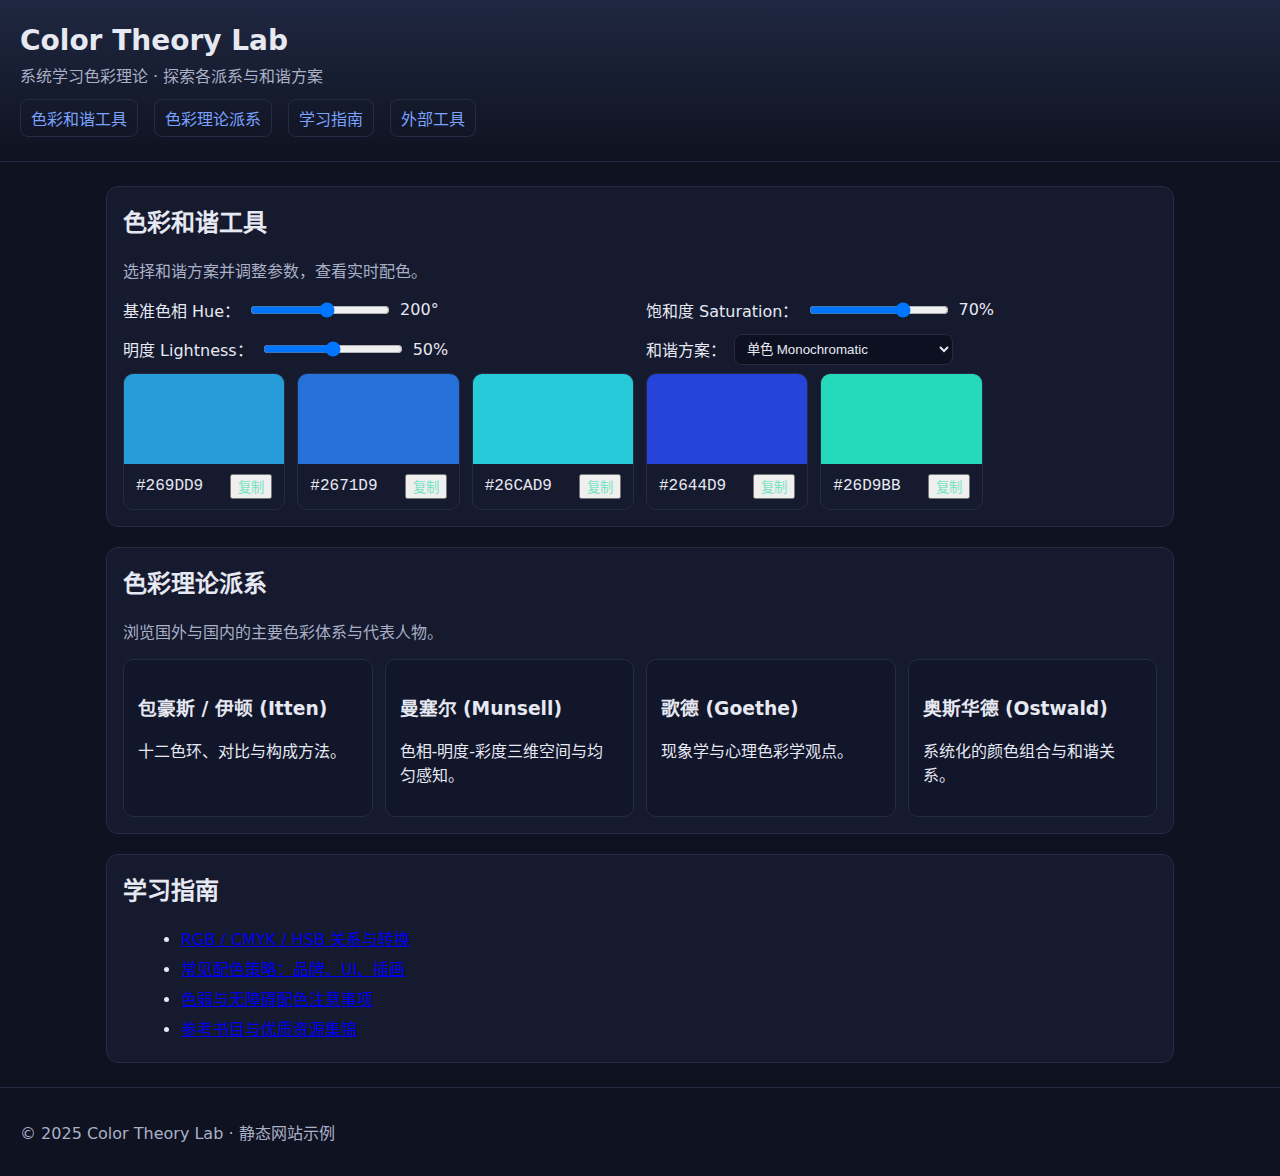
<file: ColorTheory/index.html>
<!DOCTYPE html>
<html lang="zh-CN">
<head>
  <meta charset="UTF-8" />
  <meta name="viewport" content="width=device-width, initial-scale=1" />
  <title>Color Theory Lab | 色彩理论学习站</title>
  <meta name="description" content="一个用于学习色彩理论的静态网站，包含各流派与交互式色彩和谐工具。" />
  <link rel="stylesheet" href="assets/styles.css" />
</head>
<body>
  <header class="site-header">
    <h1>Color Theory Lab</h1>
    <p class="tagline">系统学习色彩理论 · 探索各派系与和谐方案</p>
    <nav class="main-nav">
      <a href="#tool">色彩和谐工具</a>
      <a href="#schools">色彩理论派系</a>
      <a href="#guides">学习指南</a>
      <a href="https://www.color-hex.com/" target="_blank" rel="noopener">外部工具</a>
    </nav>
  </header>

  <main class="container">
    <section id="tool" class="card">
      <h2>色彩和谐工具</h2>
      <p class="muted">选择和谐方案并调整参数，查看实时配色。</p>
      <div class="controls">
        <label>基准色相 Hue：<input type="range" id="hue" min="0" max="360" value="200" /><span id="hueVal">200°</span></label>
        <label>饱和度 Saturation：<input type="range" id="sat" min="0" max="100" value="70" /><span id="satVal">70%</span></label>
        <label>明度 Lightness：<input type="range" id="light" min="0" max="100" value="50" /><span id="lightVal">50%</span></label>
        <label>和谐方案：
          <select id="harmony">
            <option value="mono">单色 Monochromatic</option>
            <option value="complement">互补 Complementary</option>
            <option value="split">分裂互补 Split-Complementary</option>
            <option value="analogous">类似 Analogous</option>
            <option value="triad">三角 Triadic</option>
            <option value="tetrad">四方 Tetradic</option>
          </select>
        </label>
      </div>
      <div id="palette" class="palette"></div>
    </section>

    <section id="schools" class="card">
      <h2>色彩理论派系</h2>
      <p class="muted">浏览国外与国内的主要色彩体系与代表人物。</p>
      <div class="grid">
        <a class="grid-item" href="schools/itten-bauhaus.html">
          <h3>包豪斯 / 伊顿 (Itten)</h3>
          <p>十二色环、对比与构成方法。</p>
        </a>
        <a class="grid-item" href="schools/munsell.html">
          <h3>曼塞尔 (Munsell)</h3>
          <p>色相-明度-彩度三维空间与均匀感知。</p>
        </a>
        <a class="grid-item" href="schools/goethe.html">
          <h3>歌德 (Goethe)</h3>
          <p>现象学与心理色彩学观点。</p>
        </a>
        <a class="grid-item" href="schools/ostwald.html">
          <h3>奥斯华德 (Ostwald)</h3>
          <p>系统化的颜色组合与和谐关系。</p>
        </a>
      </div>
    </section>

    <section id="guides" class="card">
      <h2>学习指南</h2>
      <ul class="list">
        <li><a href="#">RGB / CMYK / HSB 关系与转换</a></li>
        <li><a href="#">常见配色策略：品牌、UI、插画</a></li>
        <li><a href="#">色弱与无障碍配色注意事项</a></li>
        <li><a href="#">参考书目与优质资源集锦</a></li>
      </ul>
    </section>
  </main>

  <footer class="site-footer">
    <p>© 2025 Color Theory Lab · 静态网站示例</p>
  </footer>

  <script src="assets/scripts.js"></script>
</body>
</html>
</file>
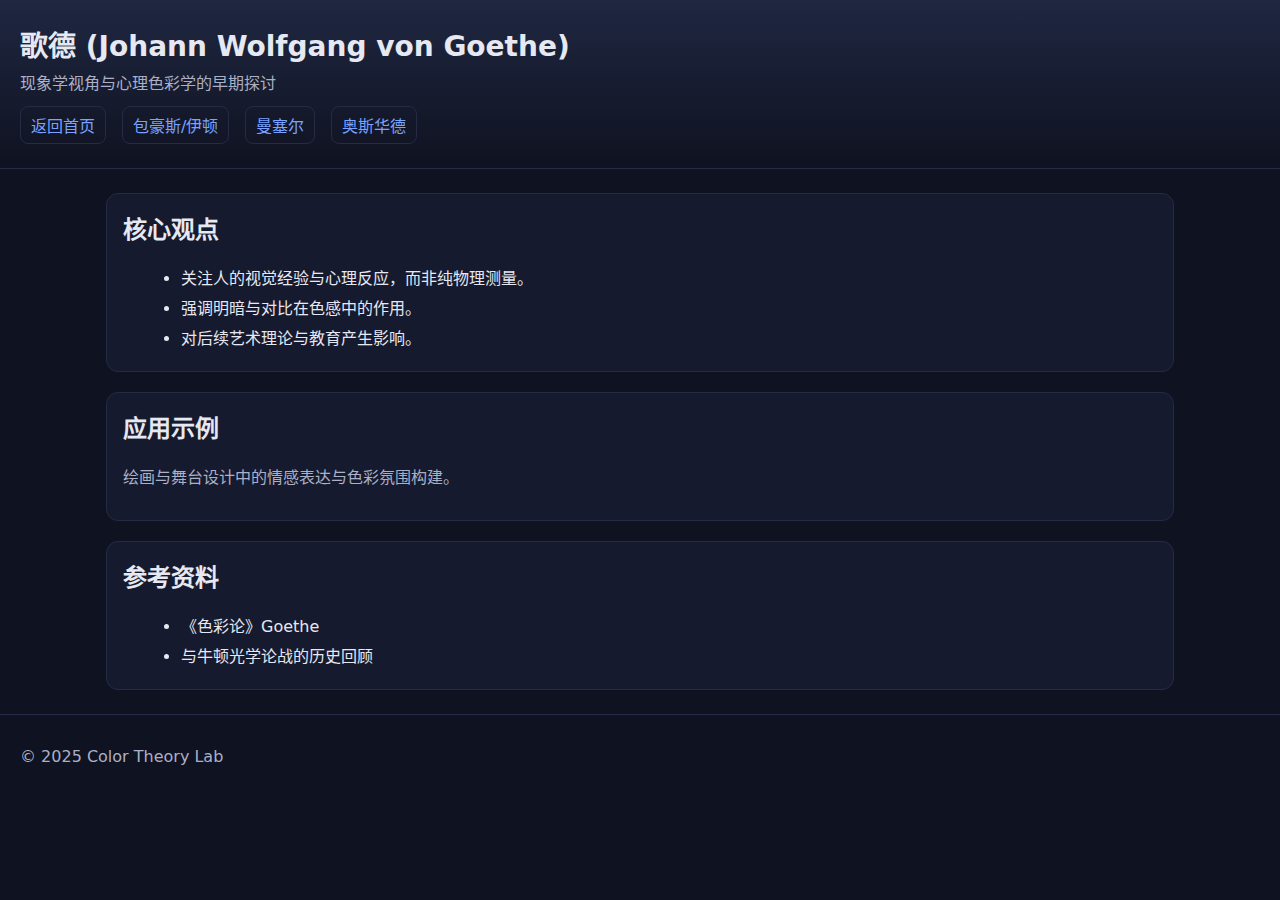
<file: ColorTheory/schools/goethe.html>
<!DOCTYPE html>
<html lang="zh-CN">
<head>
  <meta charset="UTF-8" />
  <meta name="viewport" content="width=device-width, initial-scale=1" />
  <title>歌德 | 色彩理论派系</title>
  <link rel="stylesheet" href="../assets/styles.css" />
</head>
<body>
  <header class="site-header">
    <h1>歌德 (Johann Wolfgang von Goethe)</h1>
    <p class="tagline">现象学视角与心理色彩学的早期探讨</p>
    <nav class="main-nav">
      <a href="../index.html">返回首页</a>
      <a href="itten-bauhaus.html">包豪斯/伊顿</a>
      <a href="munsell.html">曼塞尔</a>
      <a href="ostwald.html">奥斯华德</a>
    </nav>
  </header>
  <main class="container">
    <section class="card">
      <h2>核心观点</h2>
      <ul class="list">
        <li>关注人的视觉经验与心理反应，而非纯物理测量。</li>
        <li>强调明暗与对比在色感中的作用。</li>
        <li>对后续艺术理论与教育产生影响。</li>
      </ul>
    </section>
    <section class="card">
      <h2>应用示例</h2>
      <p class="muted">绘画与舞台设计中的情感表达与色彩氛围构建。</p>
    </section>
    <section class="card">
      <h2>参考资料</h2>
      <ul class="list">
        <li>《色彩论》Goethe</li>
        <li>与牛顿光学论战的历史回顾</li>
      </ul>
    </section>
  </main>
  <footer class="site-footer">
    <p>© 2025 Color Theory Lab</p>
  </footer>
</body>
</html>
</file>
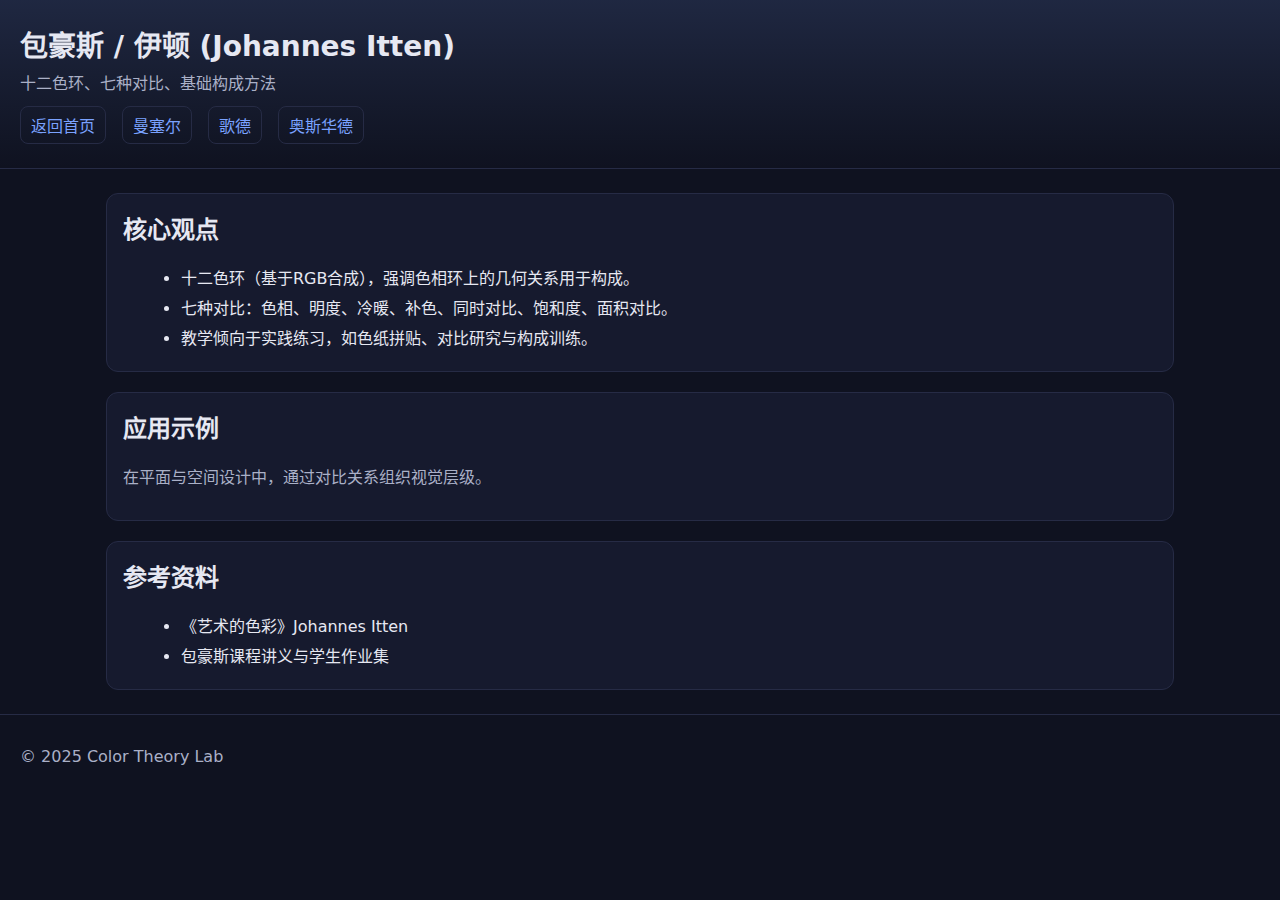
<file: ColorTheory/schools/itten-bauhaus.html>
<!DOCTYPE html>
<html lang="zh-CN">
<head>
  <meta charset="UTF-8" />
  <meta name="viewport" content="width=device-width, initial-scale=1" />
  <title>包豪斯 / 伊顿 | 色彩理论派系</title>
  <link rel="stylesheet" href="../assets/styles.css" />
</head>
<body>
  <header class="site-header">
    <h1>包豪斯 / 伊顿 (Johannes Itten)</h1>
    <p class="tagline">十二色环、七种对比、基础构成方法</p>
    <nav class="main-nav">
      <a href="../index.html">返回首页</a>
      <a href="munsell.html">曼塞尔</a>
      <a href="goethe.html">歌德</a>
      <a href="ostwald.html">奥斯华德</a>
    </nav>
  </header>
  <main class="container">
    <section class="card">
      <h2>核心观点</h2>
      <ul class="list">
        <li>十二色环（基于RGB合成），强调色相环上的几何关系用于构成。</li>
        <li>七种对比：色相、明度、冷暖、补色、同时对比、饱和度、面积对比。</li>
        <li>教学倾向于实践练习，如色纸拼贴、对比研究与构成训练。</li>
      </ul>
    </section>
    <section class="card">
      <h2>应用示例</h2>
      <p class="muted">在平面与空间设计中，通过对比关系组织视觉层级。</p>
    </section>
    <section class="card">
      <h2>参考资料</h2>
      <ul class="list">
        <li>《艺术的色彩》Johannes Itten</li>
        <li>包豪斯课程讲义与学生作业集</li>
      </ul>
    </section>
  </main>
  <footer class="site-footer">
    <p>© 2025 Color Theory Lab</p>
  </footer>
</body>
</html>
</file>
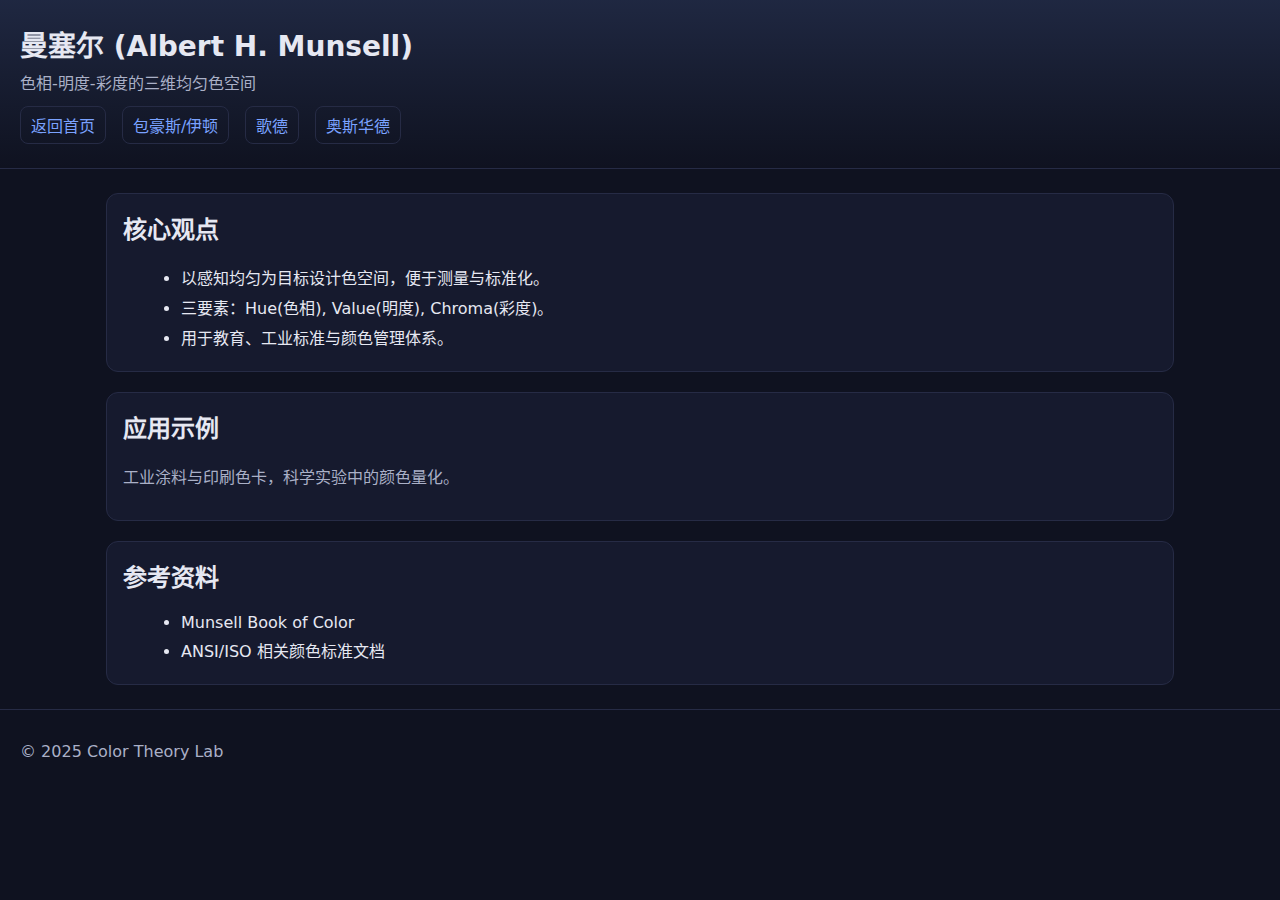
<file: ColorTheory/schools/munsell.html>
<!DOCTYPE html>
<html lang="zh-CN">
<head>
  <meta charset="UTF-8" />
  <meta name="viewport" content="width=device-width, initial-scale=1" />
  <title>曼塞尔 | 色彩理论派系</title>
  <link rel="stylesheet" href="../assets/styles.css" />
</head>
<body>
  <header class="site-header">
    <h1>曼塞尔 (Albert H. Munsell)</h1>
    <p class="tagline">色相-明度-彩度的三维均匀色空间</p>
    <nav class="main-nav">
      <a href="../index.html">返回首页</a>
      <a href="itten-bauhaus.html">包豪斯/伊顿</a>
      <a href="goethe.html">歌德</a>
      <a href="ostwald.html">奥斯华德</a>
    </nav>
  </header>
  <main class="container">
    <section class="card">
      <h2>核心观点</h2>
      <ul class="list">
        <li>以感知均匀为目标设计色空间，便于测量与标准化。</li>
        <li>三要素：Hue(色相), Value(明度), Chroma(彩度)。</li>
        <li>用于教育、工业标准与颜色管理体系。</li>
      </ul>
    </section>
    <section class="card">
      <h2>应用示例</h2>
      <p class="muted">工业涂料与印刷色卡，科学实验中的颜色量化。</p>
    </section>
    <section class="card">
      <h2>参考资料</h2>
      <ul class="list">
        <li>Munsell Book of Color</li>
        <li>ANSI/ISO 相关颜色标准文档</li>
      </ul>
    </section>
  </main>
  <footer class="site-footer">
    <p>© 2025 Color Theory Lab</p>
  </footer>
</body>
</html>
</file>
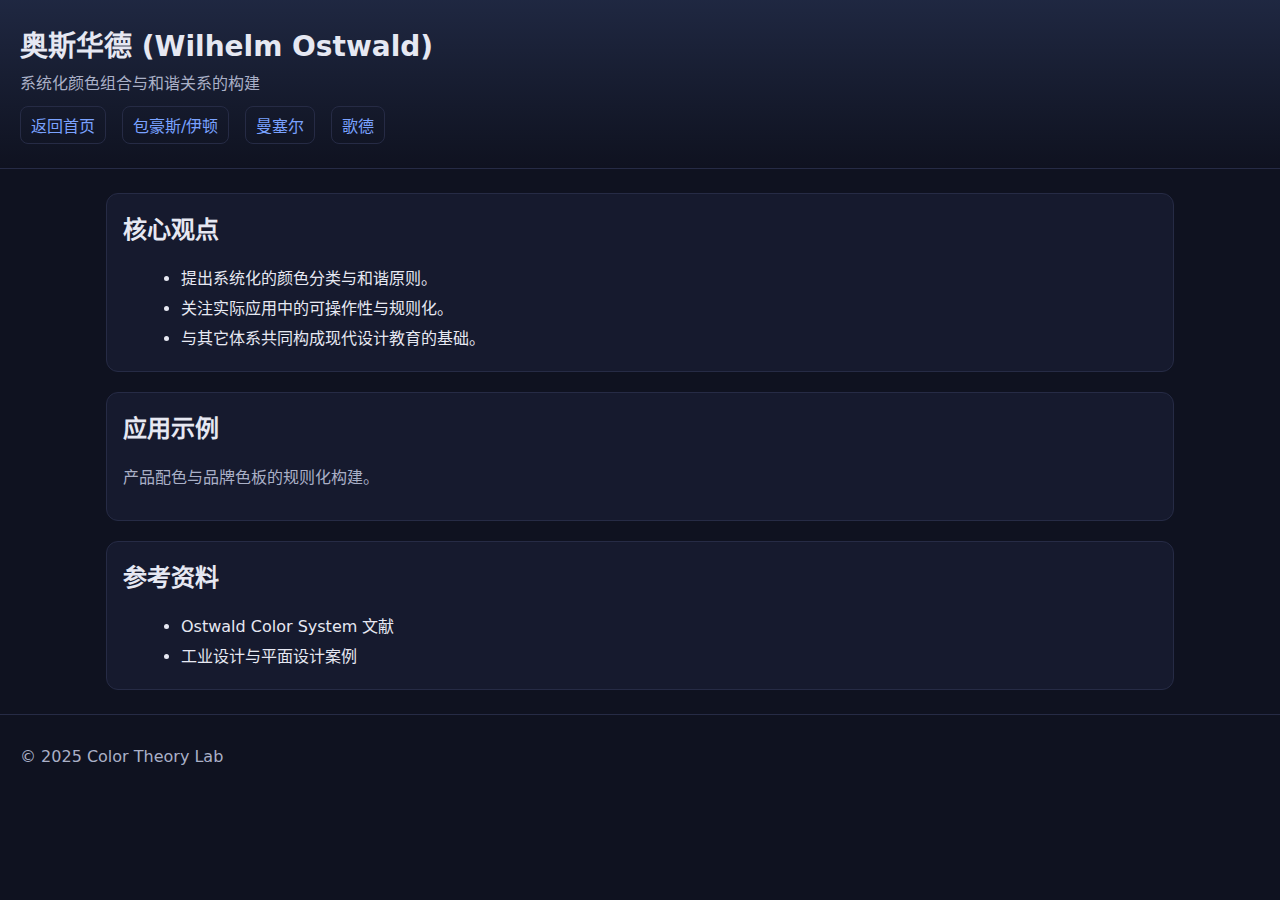
<file: ColorTheory/schools/ostwald.html>
<!DOCTYPE html>
<html lang="zh-CN">
<head>
  <meta charset="UTF-8" />
  <meta name="viewport" content="width=device-width, initial-scale=1" />
  <title>奥斯华德 | 色彩理论派系</title>
  <link rel="stylesheet" href="../assets/styles.css" />
</head>
<body>
  <header class="site-header">
    <h1>奥斯华德 (Wilhelm Ostwald)</h1>
    <p class="tagline">系统化颜色组合与和谐关系的构建</p>
    <nav class="main-nav">
      <a href="../index.html">返回首页</a>
      <a href="itten-bauhaus.html">包豪斯/伊顿</a>
      <a href="munsell.html">曼塞尔</a>
      <a href="goethe.html">歌德</a>
    </nav>
  </header>
  <main class="container">
    <section class="card">
      <h2>核心观点</h2>
      <ul class="list">
        <li>提出系统化的颜色分类与和谐原则。</li>
        <li>关注实际应用中的可操作性与规则化。</li>
        <li>与其它体系共同构成现代设计教育的基础。</li>
      </ul>
    </section>
    <section class="card">
      <h2>应用示例</h2>
      <p class="muted">产品配色与品牌色板的规则化构建。</p>
    </section>
    <section class="card">
      <h2>参考资料</h2>
      <ul class="list">
        <li>Ostwald Color System 文献</li>
        <li>工业设计与平面设计案例</li>
      </ul>
    </section>
  </main>
  <footer class="site-footer">
    <p>© 2025 Color Theory Lab</p>
  </footer>
</body>
</html>
</file>
<file: ColorTheory/assets/styles.css>
/* 基础主题与布局 */
:root{
  --bg:#0f1220;
  --surface:#161a2e;
  --border:#262b45;
  --text:#e6e8f2;
  --muted:#aab0c7;
  --primary:#7aa2ff;
  --accent:#76e3c2;
}
*{box-sizing:border-box}
html,body{height:100%}
body{
  margin:0; font-family: system-ui, -apple-system, Segoe UI, Roboto, "PingFang SC", "Microsoft YaHei", sans-serif;
  background: var(--bg); color: var(--text);
}

.site-header{padding:24px 20px;border-bottom:1px solid var(--border);background:linear-gradient(180deg,rgba(122,162,255,.15),transparent)}
.site-header h1{margin:0;font-size:28px}
.tagline{margin:6px 0 12px;color:var(--muted)}
.main-nav{display:flex;gap:16px;flex-wrap:wrap}
.main-nav a{color:var(--primary);text-decoration:none;padding:6px 10px;border:1px solid var(--border);border-radius:8px}
.main-nav a:hover{background:var(--surface)}

.container{max-width:1100px;margin:24px auto;padding:0 16px;}
.card{border:1px solid var(--border);background:var(--surface);padding:16px;border-radius:12px;margin-bottom:20px}
.card h2{margin-top:0}
.muted{color:var(--muted)}

.controls{display:grid;grid-template-columns:repeat(2,minmax(220px,1fr));gap:12px;margin:12px 0 8px}
.controls label{display:flex;align-items:center;gap:8px}
.controls input[type="range"]{width:140px}
.controls select{padding:6px 8px;background:#0d1020;color:var(--text);border:1px solid var(--border);border-radius:8px}

.palette{display:grid;grid-template-columns:repeat(auto-fill,minmax(160px,1fr));gap:12px}
.swatch{border:1px solid var(--border);border-radius:10px;overflow:hidden}
.swatch .color{height:90px}
.swatch .meta{padding:10px 12px;display:flex;justify-content:space-between;align-items:center}
.meta .hex{font-family: ui-monospace, SFMono-Regular, Menlo, Consolas, monospace}
.copy{cursor:pointer;color:var(--accent)}
.copy:hover{text-decoration:underline}

.grid{display:grid;grid-template-columns:repeat(auto-fill,minmax(240px,1fr));gap:12px}
.grid-item{display:block;padding:14px;border:1px solid var(--border);border-radius:10px;color:var(--text);text-decoration:none;background:#12162a}
.grid-item:hover{border-color:var(--primary);box-shadow:0 0 0 2px rgba(122,162,255,.2) inset}

.list{margin:8px 0 0 18px}
.list li{margin:6px 0}

.site-footer{padding:16px 20px;border-top:1px solid var(--border);color:var(--muted)}
</file>
